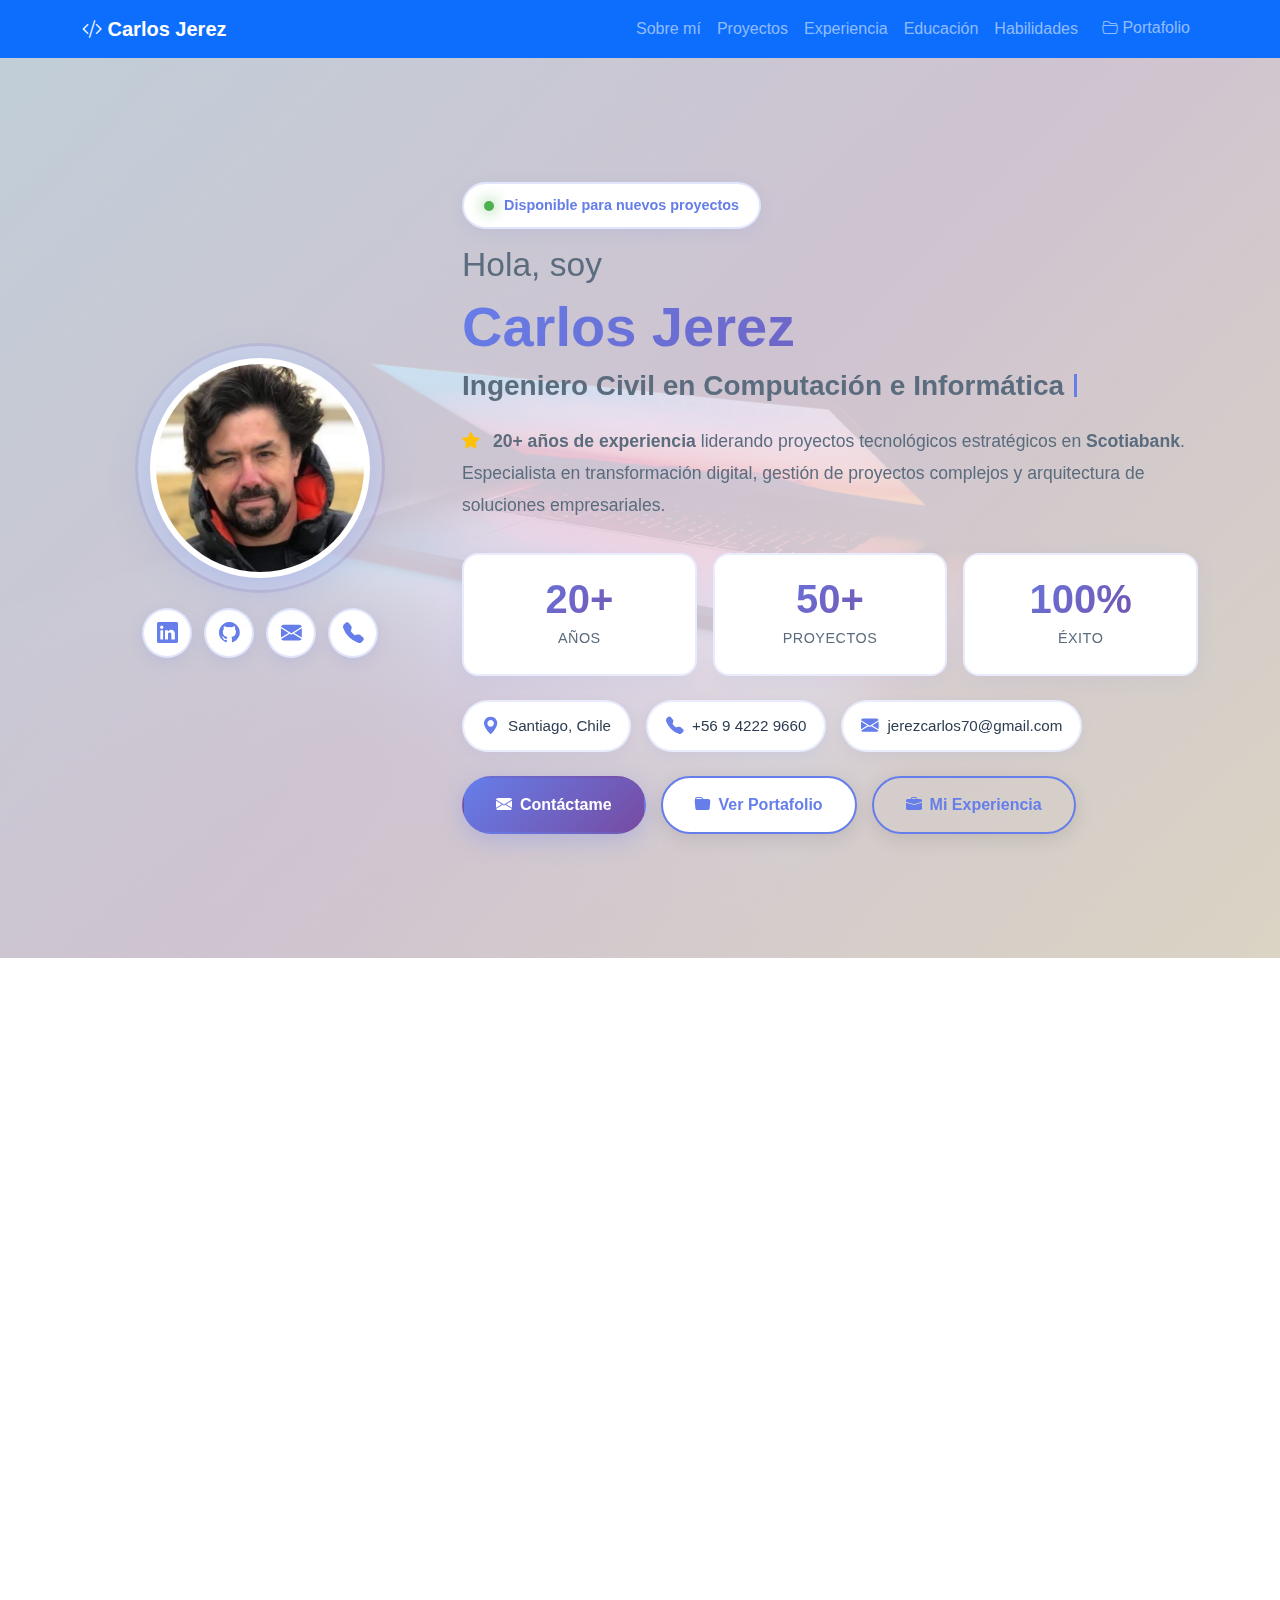
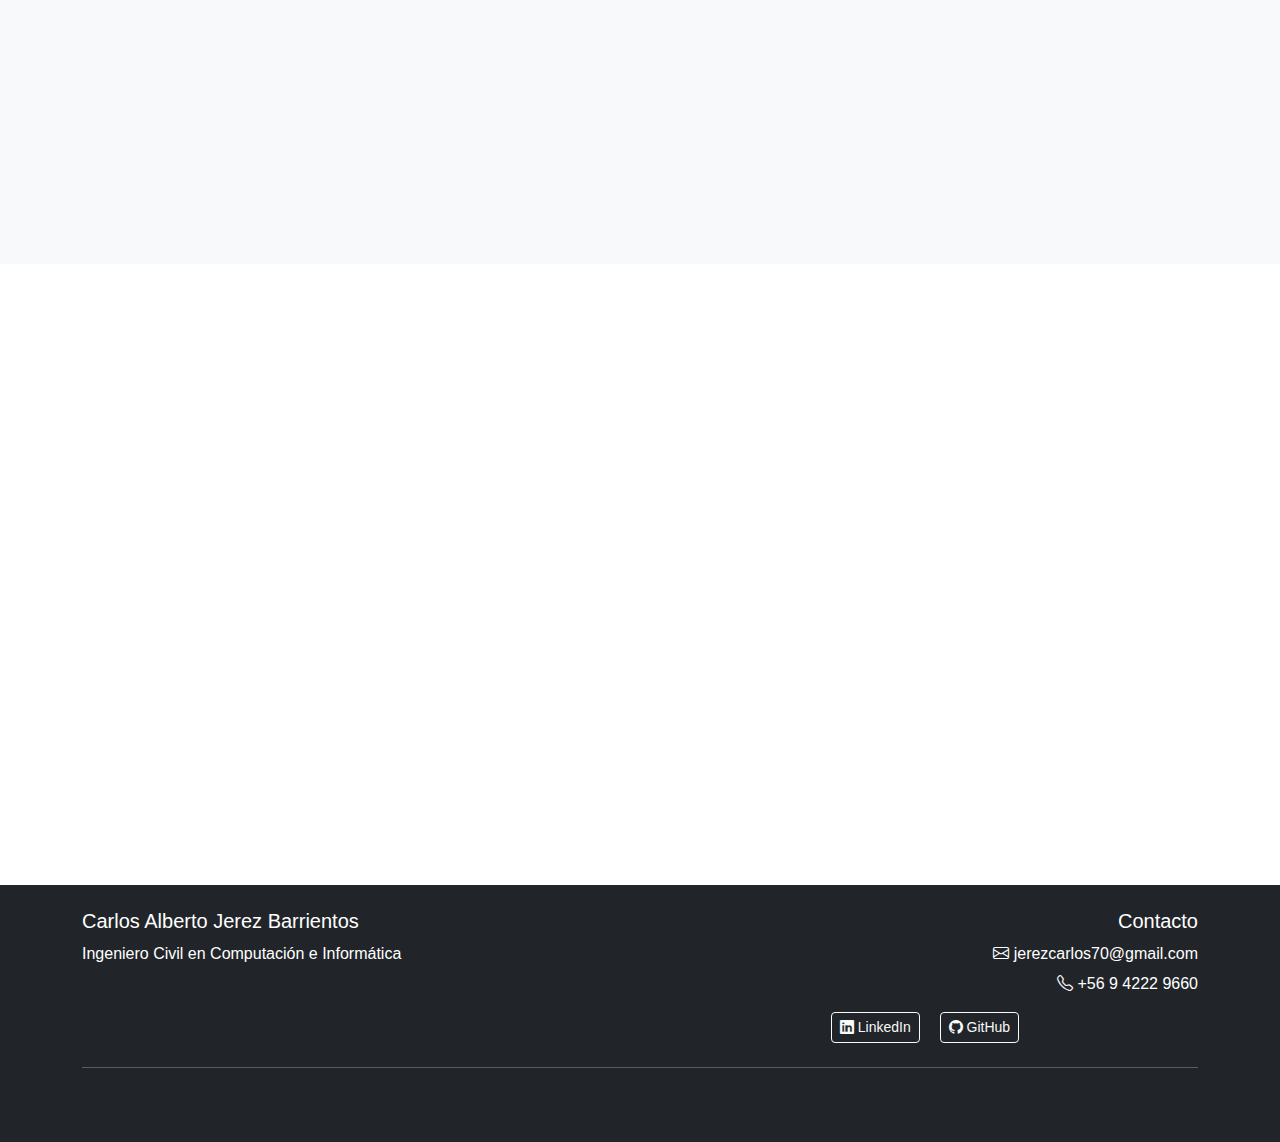
<file: index.html>
<!DOCTYPE html>
<html lang="es">
<head>
    <meta charset="UTF-8">
    <meta name="viewport" content="width=device-width, initial-scale=1.0">
    <meta name="description" content="Carlos Jerez - Ingeniero Civil en Computación con 20+ años de experiencia en proyectos TI y transformación digital en Scotiabank">
    <meta name="keywords" content="Carlos Jerez, Ingeniero en Computación, Gestión de Proyectos TI, Scotiabank, AS/400, Angular, Node.js">
    <meta name="author" content="Carlos Alberto Jerez Barrientos">
    <title>Carlos Jerez - CV Ingeniero en Computación | 20+ años de experiencia</title>

    <!-- Bootstrap 5 CSS -->
    <link href="https://cdn.jsdelivr.net/npm/bootstrap@5.3.2/dist/css/bootstrap.min.css" rel="stylesheet">

    <!-- Bootstrap Icons -->
    <link rel="stylesheet" href="https://cdn.jsdelivr.net/npm/bootstrap-icons@1.11.1/font/bootstrap-icons.css">

    <!-- AOS - Animate On Scroll -->
    <link href="https://unpkg.com/aos@2.3.1/dist/aos.css" rel="stylesheet">

    <!-- CSS Personalizado -->
    <link rel="stylesheet" href="./asset/css/styles.css">
</head>
<body>

    <!-- NAVBAR -->
    <nav class="navbar navbar-expand-lg navbar-dark bg-primary sticky-top">
        <div class="container">
            <a class="navbar-brand fw-bold" href="#inicio">
                <i class="bi bi-code-slash"></i> Carlos Jerez
            </a>
            <button class="navbar-toggler" type="button" data-bs-toggle="collapse" data-bs-target="#navbarNav" aria-controls="navbarNav" aria-expanded="false" aria-label="Toggle navigation">
                <span class="navbar-toggler-icon"></span>
            </button>
            <div class="collapse navbar-collapse" id="navbarNav">
                <ul class="navbar-nav ms-auto">
                    <li class="nav-item">
                        <a class="nav-link" href="#sobre-mi">Sobre mí</a>
                    </li>
                    <li class="nav-item">
                        <a class="nav-link" href="#proyectos">Proyectos</a>
                    </li>
                    <li class="nav-item">
                        <a class="nav-link" href="#experiencia">Experiencia</a>
                    </li>
                    <li class="nav-item">
                        <a class="nav-link" href="#educacion">Educación</a>
                    </li>
                    <li class="nav-item">
                        <a class="nav-link" href="#habilidades">Habilidades</a>
                    </li>
                    <li class="nav-item">
                        <a class="nav-link btn btn-outline-light ms-lg-2 mt-2 mt-lg-0" href="portafolio.html">
                            <i class="bi bi-folder2-open"></i> Portafolio
                        </a>
                    </li>
                </ul>
            </div>
        </div>
    </nav>

    <!-- HERO SECTION IMPRESIONANTE -->
    <section id="inicio" class="hero-modern">
        <!-- Animated Background -->
        <div class="hero-bg"></div>

        <div class="container hero-content">
            <div class="row align-items-center min-vh-100 py-5">
                <!-- Columna de Foto con Efecto 3D - MEJORADA -->
                <div class="col-lg-4 text-center mb-5 mb-lg-0" data-aos="fade-right">
                    <div class="photo-wrapper">
                        <img src="asset/img/perfil.PNG"
                             alt="Carlos Alberto Jerez Barrientos - Ingeniero Civil en Computación"
                             class="hero-photo"
                             loading="eager">
                    </div>

                    <!-- Social Icons Flotantes -->
                    <div class="social-links mt-4">
                        <a href="https://www.linkedin.com/in/carlos-jerez-a2987751/"
                           target="_blank"
                           rel="noopener noreferrer"
                           class="social-icon"
                           data-aos="zoom-in"
                           data-aos-delay="100"
                           title="LinkedIn de Carlos Jerez">
                            <i class="bi bi-linkedin"></i>
                        </a>
                        <a href="https://github.com/cjerez7025"
                           target="_blank"
                           rel="noopener noreferrer"
                           class="social-icon"
                           data-aos="zoom-in"
                           data-aos-delay="200"
                           title="GitHub de Carlos Jerez">
                            <i class="bi bi-github"></i>
                        </a>
                        <a href="mailto:jerezcarlos70@gmail.com" class="social-icon" data-aos="zoom-in" data-aos-delay="300" title="Enviar email">
                            <i class="bi bi-envelope-fill"></i>
                        </a>
                        <a href="tel:+56942229660"
                           class="social-icon"
                           data-aos="zoom-in"
                           data-aos-delay="400"
                           title="Llamar por teléfono">
                            <i class="bi bi-telephone-fill"></i>
                        </a>
                    </div>
                </div>

                <!-- Columna de Contenido - MEJORADA -->
                <div class="col-lg-8" data-aos="fade-left">
                    <div class="hero-text-content">
                        <!-- Badge animado -->
                        <div class="hero-badge mb-3" data-aos="fade-down">
                            <span class="badge-dot"></span>
                            Disponible para nuevos proyectos
                        </div>

                        <!-- Título con efecto -->
                        <h1 class="hero-title">
                            <span class="hero-greeting">Hola, soy</span>
                            <span class="hero-name">Carlos Jerez</span>
                            <span class="hero-role">
                                <span class="typing-text">Ingeniero Civil en Computación e Informática</span>
                                <span class="typing-cursor"></span>
                            </span>
                        </h1>

                        <!-- Descripción -->
                        <p class="hero-description" data-aos="fade-up" data-aos-delay="300">
                            <i class="bi bi-star-fill text-warning me-2"></i>
                            <strong>20+ años de experiencia</strong> liderando proyectos tecnológicos estratégicos
                            en <strong>Scotiabank</strong>. Especialista en transformación digital,
                            gestión de proyectos complejos y arquitectura de soluciones empresariales.
                        </p>

                        <!-- Stats Rápidos -->
                        <div class="hero-stats row g-3 mb-4" data-aos="fade-up" data-aos-delay="400">
                            <div class="col-4">
                                <div class="stat-card">
                                    <div class="stat-number">20+</div>
                                    <div class="stat-label">Años</div>
                                </div>
                            </div>
                            <div class="col-4">
                                <div class="stat-card">
                                    <div class="stat-number">50+</div>
                                    <div class="stat-label">Proyectos</div>
                                </div>
                            </div>
                            <div class="col-4">
                                <div class="stat-card">
                                    <div class="stat-number">100%</div>
                                    <div class="stat-label">Éxito</div>
                                </div>
                            </div>
                        </div>

                        <!-- Información de Contacto Compacta -->
                        <div class="hero-contact-info mb-4" data-aos="fade-up" data-aos-delay="500">
                            <span class="contact-item">
                                <i class="bi bi-geo-alt-fill"></i> Santiago, Chile
                            </span>
                            <span class="contact-item">
                                <i class="bi bi-telephone-fill"></i> +56 9 4222 9660
                            </span>
                            <span class="contact-item">
                                <i class="bi bi-envelope-fill"></i> <a href="mailto:jerezcarlos70@gmail.com" class="text-decoration-none">jerezcarlos70@gmail.com</a>
                            </span>
                        </div>

                        <!-- Botones de Acción - MEJORADOS -->
                        <div class="hero-cta" data-aos="fade-up" data-aos-delay="600">
                            <a href="mailto:jerezcarlos70@gmail.com" class="btn-impressive btn-primary-impressive">
                                <span class="btn-text">
                                    <i class="bi bi-envelope-fill me-2"></i>
                                    Contáctame
                                </span>
                                <span class="btn-shine"></span>
                            </a>
                            <a href="portafolio.html" class="btn-impressive btn-secondary-impressive">
                                <span class="btn-text">
                                    <i class="bi bi-folder-fill me-2"></i>
                                    Ver Portafolio
                                </span>
                            </a>
                            <a href="#experiencia" class="btn-impressive btn-outline-impressive">
                                <span class="btn-text">
                                    <i class="bi bi-briefcase-fill me-2"></i>
                                    Mi Experiencia
                                </span>
                            </a>
                        </div>
                    </div>
                </div>
            </div>
        </div>

        <!-- Scroll Indicator -->
        <div class="scroll-indicator" data-aos="fade-up" data-aos-delay="1000">
            <div class="mouse">
                <div class="wheel"></div>
            </div>
            <span>Scroll</span>
        </div>
    </section>

    <!-- RESUMEN PROFESIONAL -->
    <section id="sobre-mi" class="py-5">
        <div class="container">
            <h2 class="section-title text-center mb-5" data-aos="fade-up">
                <i class="bi bi-person-badge"></i> Resumen Profesional
            </h2>
            <div class="row justify-content-center">
                <div class="col-lg-10">
                    <div class="card shadow-sm" data-aos="fade-up" data-aos-delay="100">
                        <div class="card-body p-4">
                            <p class="lead text-muted mb-4">
                                Ingeniero Civil en Computación e Informática, Titulado en la Universidad del Desarrollo con <strong>más de 20 años de experiencia</strong> en Gestión de Proyectos TI y Transformación Digital.
                            </p>
                            <p>
                                Profesional especializado en <strong>tecnología financiera</strong> y <strong>modernización de sistemas legacy</strong>, con alta capacidad de liderazgo, visión estratégica, planificación de recursos y gestión de equipos multidisciplinarios en entornos críticos 24/7.
                            </p>
                            <p>
                                Combino profundo conocimiento técnico de sistemas <strong>AS/400, RPG/COBOL</strong> con dominio de tecnologías modernas como <strong>Angular, Node.js, Cloud e IA generativa</strong>.
                            </p>
                            <p class="mb-0">
                                Capacidad comprobada de liderar proyectos de alta complejidad, gestionar riesgos, controlar presupuestos y coordinar con múltiples áreas (Tecnología, Operaciones, Proveedores), manteniendo siempre enfoque en resultados y mejora continua.
                            </p>
                            <div class="alert alert-info mt-4 mb-0">
                                <i class="bi bi-translate"></i> <strong>Idiomas:</strong> Inglés nivel intermedio para lectura de documentación técnica y comunicación en proyectos internacionales.
                            </div>
                        </div>
                    </div>
                </div>
            </div>
        </div>
    </section>

    <!-- PROYECTOS DESTACADOS -->
    <section id="proyectos" class="py-5">
        <div class="container">
            <h2 class="section-title text-center mb-5" data-aos="fade-up">
                <i class="bi bi-rocket-takeoff-fill"></i> Proyectos Destacados
            </h2>

            <div class="row g-4">
                
                <!-- Proyecto 1: Migración Core Bancario México -->
                <div class="col-md-6" data-aos="fade-up" data-aos-delay="100">
                    <div class="card shadow-sm h-100 border-primary" style="border-width: 2px;">
                        <div class="card-body p-4">
                            <div class="d-flex align-items-center mb-3">
                                <i class="bi bi-bank2 text-primary fs-2 me-3"></i>
                                <div>
                                    <h4 class="mb-1">Migración Core Bancario - Scotiabank México</h4>
                                    <p class="text-muted mb-0"><small><strong>2022-2023</strong> | Proyecto Internacional</small></p>
                                </div>
                            </div>

                            <p class="text-muted mb-3">
                                Lideré el análisis, diseño y construcción de componentes críticos para la migración del core bancario AS/400 en Scotiabank México, un proyecto estratégico de alcance multinacional.
                            </p>

                            <h6 class="text-primary mt-3 mb-2">Componentes Desarrollados:</h6>
                            <ul class="mb-3">
                                <li><strong>Mensajería ISO para ATM:</strong> Sistema de comunicación con cajeros automáticos</li>
                                <li><strong>Procesos Batch:</strong> Producción masiva de tarjetas débito y crédito</li>
                                <li><strong>Cierre de GAPS:</strong> Módulos de Débito y Crédito con core IBS</li>
                                <li><strong>Integración Plataforma:</strong> Conexión con sistemas legacy</li>
                            </ul>

                            <h6 class="text-primary mb-2">Tecnologías Utilizadas:</h6>
                            <div class="d-flex flex-wrap gap-2 mb-3">
                                <span class="badge bg-primary">AS/400</span>
                                <span class="badge bg-primary">RPG ILE</span>
                                <span class="badge bg-primary">Core IBS</span>
                                <span class="badge bg-info">ISO 8583</span>
                                <span class="badge bg-success">DB2</span>
                                <span class="badge bg-warning text-dark">Aldon LMi</span>
                            </div>

                            <h6 class="text-success mb-2"><i class="bi bi-trophy-fill me-2"></i>Resultados:</h6>
                            <ul class="mb-3">
                                <li>Migración exitosa de <strong>+500,000 cuentas</strong></li>
                                <li>Implementación en <strong>tiempo récord</strong> sin interrupciones</li>
                                <li>Disponibilidad del <strong>99.9%</strong> post-migración</li>
                                <li>Coordinación con equipos en <strong>3 países</strong></li>
                            </ul>

                            <div class="d-flex gap-2">
                                <a class="btn btn-primary btn-sm" href="#experiencia">
                                    <i class="bi bi-briefcase-fill"></i> Ver en Experiencia
                                </a>
                            </div>
                        </div>
                        <div class="card-footer bg-primary bg-opacity-10 border-0">
                            <small class="text-primary">
                                <i class="bi bi-calendar-check me-2"></i><strong>Duración:</strong> 2 años | 
                                <i class="bi bi-people-fill ms-2 me-2"></i><strong>Equipo:</strong> 15+ personas
                            </small>
                        </div>
                    </div>
                </div>

                <!-- Proyecto 2: Nuevo Modelo Operacional de Tarjetas -->
                <div class="col-md-6" data-aos="fade-up" data-aos-delay="200">
                    <div class="card shadow-sm h-100 border-success" style="border-width: 2px;">
                        <div class="card-body p-4">
                            <div class="d-flex align-items-center mb-3">
                                <i class="bi bi-credit-card-2-front text-success fs-2 me-3"></i>
                                <div>
                                    <h4 class="mb-1">Nuevo Modelo Operacional de Tarjetas</h4>
                                    <p class="text-muted mb-0"><small><strong>2005-2014</strong> | Transformación Operacional</small></p>
                                </div>
                            </div>

                            <p class="text-muted mb-3">
                                Dirigí la transformación del modelo operacional de tarjetas de débito y crédito, implementando sistemas modernos que reemplazaron plataformas legacy y establecieron nuevos estándares operacionales.
                            </p>

                            <h6 class="text-success mt-3 mb-2">Alcance del Proyecto:</h6>
                            <ul class="mb-3">
                                <li><strong>Migración de Plataforma:</strong> Transición desde sistemas IBM 390 a AS/400</li>
                                <li><strong>Rediseño de Procesos:</strong> Optimización de flujos operacionales end-to-end</li>
                                <li><strong>Sistema de Fraudes:</strong> Implementación con Nexus para detección en tiempo real</li>
                                <li><strong>Integración Redbanc:</strong> Optimización de comunicación interbancaria</li>
                            </ul>

                            <h6 class="text-success mb-2">Áreas Impactadas:</h6>
                            <div class="d-flex flex-wrap gap-2 mb-3">
                                <span class="badge bg-success">Producción de Tarjetas</span>
                                <span class="badge bg-success">Autorización Transaccional</span>
                                <span class="badge bg-info">Detección de Fraudes</span>
                                <span class="badge bg-warning text-dark">Red ATM</span>
                                <span class="badge bg-danger">Operación 24/7</span>
                            </div>

                            <h6 class="text-success mb-2"><i class="bi bi-trophy-fill me-2"></i>Logros Principales:</h6>
                            <ul class="mb-3">
                                <li><strong>99.9% disponibilidad</strong> durante 10 años consecutivos</li>
                                <li>Reducción <strong>50% en tiempos de respuesta</strong> transaccional</li>
                                <li>Procesamiento de <strong>+2M transacciones/mes</strong></li>
                                <li>Reducción <strong>75% en fraudes</strong> con sistema Nexus</li>
                            </ul>

                            <div class="d-flex gap-2">
                                <a class="btn btn-success btn-sm" href="#experiencia">
                                    <i class="bi bi-briefcase-fill"></i> Ver en Experiencia
                                </a>
                            </div>
                        </div>
                        <div class="card-footer bg-success bg-opacity-10 border-0">
                            <small class="text-success">
                                <i class="bi bi-calendar-check me-2"></i><strong>Duración:</strong> 9 años | 
                                <i class="bi bi-people-fill ms-2 me-2"></i><strong>Responsabilidad:</strong> Jefe de Proyectos TI Tarjetas
                            </small>
                        </div>
                    </div>
                </div>

            </div>

            <!-- Tarjeta de Resumen de Impacto -->
            <div class="row mt-4">
                <div class="col-12" data-aos="fade-up" data-aos-delay="300">
                    <div class="card shadow-sm bg-light">
                        <div class="card-body p-4">
                            <h5 class="text-center mb-4">
                                <i class="bi bi-graph-up-arrow text-primary me-2"></i>
                                Impacto Acumulado de Proyectos Estratégicos
                            </h5>
                            <div class="row text-center">
                                <div class="col-md-3 col-6 mb-3 mb-md-0">
                                    <div class="display-6 fw-bold text-primary">+500K</div>
                                    <small class="text-muted">Cuentas Migradas</small>
                                </div>
                                <div class="col-md-3 col-6 mb-3 mb-md-0">
                                    <div class="display-6 fw-bold text-success">99.9%</div>
                                    <small class="text-muted">Disponibilidad</small>
                                </div>
                                <div class="col-md-3 col-6">
                                    <div class="display-6 fw-bold text-info">+2M</div>
                                    <small class="text-muted">Transacciones/mes</small>
                                </div>
                                <div class="col-md-3 col-6">
                                    <div class="display-6 fw-bold text-warning">10</div>
                                    <small class="text-muted">Años de Operación</small>
                                </div>
                            </div>
                        </div>
                    </div>
                </div>
            </div>

        </div>
    </section>

    <!-- EXPERIENCIA PROFESIONAL -->
    <section id="experiencia" class="py-5 bg-light">
        <div class="container">
            <h2 class="section-title text-center mb-5" data-aos="fade-up">
                <i class="bi bi-briefcase-fill"></i> Experiencia Profesional
            </h2>

            <!-- Experiencia 1 -->
            <div class="timeline-item mb-5" data-aos="fade-up" data-aos-delay="100">
                <div class="card shadow-sm">
                    <div class="card-header bg-primary text-white">
                        <h4 class="mb-1">Jefe de Proyectos TI Senior</h4>
                        <p class="mb-0">
                            <strong>Scotiabank</strong> | Mayo 2014 – Octubre 2023 (9 años)
                        </p>
                    </div>
                    <div class="card-body">
                        <p class="text-muted mb-3">
                            <em>Scotiabank es una institución financiera multinacional canadiense con presencia en más de 50 países, opera en Chile con más de 3.000 empleados y 200 sucursales.</em>
                        </p>

                        <h5 class="mt-4">Principales Funciones:</h5>
                        <ul class="list-unstyled">
                            <li><i class="bi bi-check-circle-fill text-success me-2"></i> Liderar, planificar, coordinar y ejecutar proyectos tecnológicos</li>
                            <li><i class="bi bi-check-circle-fill text-success me-2"></i> Definir cronogramas, presupuestos y asignación de recursos</li>
                            <li><i class="bi bi-check-circle-fill text-success me-2"></i> Coordinar, dirigir y liderar equipos técnicos multidisciplinarios</li>
                            <li><i class="bi bi-check-circle-fill text-success me-2"></i> Gestionar, identificar y analizar riesgos técnicos</li>
                            <li><i class="bi bi-check-circle-fill text-success me-2"></i> Desarrollar estrategias de mitigación y planes de contingencia</li>
                            <li><i class="bi bi-check-circle-fill text-success me-2"></i> Supervisar desarrollo y avance del proyecto</li>
                            <li><i class="bi bi-check-circle-fill text-success me-2"></i> Asegurar cumplimiento de plazos y objetivos</li>
                            <li><i class="bi bi-check-circle-fill text-success me-2"></i> Gestionar, negociar y relacionarse con proveedores</li>
                            <li><i class="bi bi-check-circle-fill text-success me-2"></i> Gestionar control de versiones y despliegues con Aldon LMi en entornos AS/400</li>
                        </ul>

                        <h5 class="mt-4 text-primary">Logros Destacados:</h5>
                        <div class="row">
                            <div class="col-md-6 mb-3">
                                <div class="achievement-card p-3 h-100">
                                    <i class="bi bi-trophy-fill text-warning fs-3"></i>
                                    <p class="mt-2 mb-0">Colaboré en migración del <strong>core bancario AS/400 en Scotiabank México</strong>, desarrollando componentes críticos: mensajería ISO para ATM, procesos batch de tarjetas y cierre de GAPS funcionales.</p>
                                </div>
                            </div>
                            <div class="col-md-6 mb-3">
                                <div class="achievement-card p-3 h-100">
                                    <i class="bi bi-cloud-upload-fill text-info fs-3"></i>
                                    <p class="mt-2 mb-0">Dirigí modernización del <strong>módulo contable hacia cloud</strong> con arquitectura de microservicios, optimizando procesos y reduciendo costos.</p>
                                </div>
                            </div>
                        </div>
                    </div>
                </div>
            </div>

            <!-- Experiencia 2 -->
            <div class="timeline-item mb-5" data-aos="fade-up" data-aos-delay="200">
                <div class="card shadow-sm">
                    <div class="card-header bg-primary text-white">
                        <h4 class="mb-1">Jefe de Proyectos TI Tarjetas</h4>
                        <p class="mb-0">
                            <strong>Scotiabank</strong> | Junio 2005 – Abril 2014 (10 años)
                        </p>
                    </div>
                    <div class="card-body">
                        <h5>Principales Funciones:</h5>
                        <ul class="list-unstyled">
                            <li><i class="bi bi-check-circle-fill text-success me-2"></i> Liderar proyectos de implementación y migración de sistemas de tarjetas</li>
                            <li><i class="bi bi-check-circle-fill text-success me-2"></i> Planificar y gestionar recursos, presupuestos y cronogramas</li>
                            <li><i class="bi bi-check-circle-fill text-success me-2"></i> Coordinar equipos técnicos y funcionales para desarrollo e implementación</li>
                            <li><i class="bi bi-check-circle-fill text-success me-2"></i> Gestionar relación con proveedores (Nexus, Visa, Mastercard)</li>
                            <li><i class="bi bi-check-circle-fill text-success me-2"></i> Asegurar continuidad operacional 24/7 de sistemas críticos</li>
                        </ul>

                        <h5 class="mt-4 text-primary">Logros Destacados:</h5>
                        <div class="row">
                            <div class="col-md-6 mb-3">
                                <div class="achievement-card p-3 h-100">
                                    <i class="bi bi-shield-check text-success fs-3"></i>
                                    <p class="mt-2 mb-0">Logré <strong>disponibilidad del 99.9%</strong> en sistemas críticos de tarjetas durante 10 años consecutivos.</p>
                                </div>
                            </div>
                            <div class="col-md-6 mb-3">
                                <div class="achievement-card p-3 h-100">
                                    <i class="bi bi-shield-lock-fill text-danger fs-3"></i>
                                    <p class="mt-2 mb-0">Implementé <strong>sistema de detección de fraudes</strong> con Nexus, reduciendo significativamente riesgos operacionales.</p>
                                </div>
                            </div>
                        </div>
                    </div>
                </div>
            </div>

            <!-- Experiencia 3 -->
            <div class="timeline-item" data-aos="fade-up" data-aos-delay="300">
                <div class="card shadow-sm">
                    <div class="card-header bg-primary text-white">
                        <h4 class="mb-1">Analista TI</h4>
                        <p class="mb-0">
                            <strong>Scotiabank</strong> | Junio 2001 – Mayo 2005 (4 años)
                        </p>
                    </div>
                    <div class="card-body">
                        <div class="row">
                            <div class="col-md-6 mb-3">
                                <h5 id="exp-ventas-seguros">Período 2001-2003: Sistema Corredora de Seguros (Fidens) – Enfoque Comercial/Ventas</h5>
                                <ul>
                                    <li>Levantamiento de requerimientos con equipos comerciales/ventas y áreas administrativas de la corredora.</li>
                                    <li>Modelamiento del flujo comercial (cotización → emisión → cobranza → postventa) y coordinación con usuarios clave.</li>
                                    <li>Desarrollo del sistema Fidens e integración con plataforma bancaria.</li>
                                    <li>Soporte funcional y mantención correctiva/evolutiva, incorporando mejoras basadas en feedback de usuarios de negocio.</li>
                                    <li>Participación en pruebas UAT con usuarios del negocio y ajustes por observaciones operacionales/comerciales.</li>
                                </ul>

                                <a href="#proyectos" class="small text-decoration-none">
                                    <i class="bi bi-arrow-up"></i> Volver a Proyectos
                                </a>
                            </div>
                            <div class="col-md-6 mb-3">
                                <h5>Período 2003-2005: Migración Core Bancario</h5>
                                <ul>
                                    <li>Participar en migración IBM 390 → AS/400 IBS</li>
                                    <li>Desarrollar nuevo sistema de tarjetas</li>
                                    <li>Programar en RPG/COBOL para AS/400</li>
                                    <li>Gestionar versionamiento de código con Aldon LMi</li>
                                </ul>
                            </div>
                        </div>

                        <h5 class="mt-4 text-primary">Logros Destacados:</h5>
                        <div class="achievement-card p-3">
                            <i class="bi bi-rocket-takeoff-fill text-primary fs-3"></i>
                            <p class="mt-2 mb-0">Participé activamente en la <strong>migración crítica del core bancario IBM 390 → AS/400</strong>, contribuyendo al desarrollo completo del nuevo sistema de tarjetas y logrando su estabilización en tiempo récord.</p>
                        </div>
                    </div>
                </div>
            </div>
        </div>
    </section>

    <!-- EDUCACIÓN -->
    <section id="educacion" class="py-5">
        <div class="container">
            <h2 class="section-title text-center mb-5" data-aos="fade-up">
                <i class="bi bi-mortarboard-fill"></i> Formación Académica
            </h2>
            <div class="row justify-content-center">
                <div class="col-lg-11">
                    <div class="row">
                        
                        <!-- Educación 1 - Ingeniería -->
                        <div class="col-md-3 col-sm-6 mb-4" data-aos="flip-left" data-aos-delay="100">
                            <div class="card h-100 shadow-sm education-card">
                                <div class="card-body text-center">
                                    <i class="bi bi-mortarboard text-primary" style="font-size: 3rem;"></i>
                                    <h5 class="mt-3">Ingeniería Civil en Computación e Informática</h5>
                                    <p class="text-muted">Universidad del Desarrollo</p>
                                    <p class="badge bg-primary mb-0">1995</p>
                                </div>
                            </div>
                        </div>

                        <!-- Educación 2 - Diplomado -->
                        <div class="col-md-3 col-sm-6 mb-4" data-aos="flip-left" data-aos-delay="200">
                            <div class="card h-100 shadow-sm education-card">
                                <div class="card-body text-center">
                                    <i class="bi bi-award text-success" style="font-size: 3rem;"></i>
                                    <h5 class="mt-3">Diplomado en Liderazgo</h5>
                                    <p class="text-muted">Universidad de Chile, Facultad de Economía</p>
                                    <p class="badge bg-success mb-0">2012</p>
                                </div>
                            </div>
                        </div>

                        <!-- Educación 3 - ITIL -->
                        <div class="col-md-3 col-sm-6 mb-4" data-aos="flip-left" data-aos-delay="300">
                            <div class="card h-100 shadow-sm education-card">
                                <div class="card-body text-center">
                                    <i class="bi bi-patch-check text-info" style="font-size: 3rem;"></i>
                                    <h5 class="mt-3">Certificación ITIL</h5>
                                    <p class="text-muted">Gestión de Servicios TI</p>
                                    <p class="badge bg-info mb-0">2013</p>
                                </div>
                            </div>
                        </div>

                        <!-- Educación 4 - BOOTCAMP FULL STACK -->
                        <div class="col-md-3 col-sm-6 mb-4" data-aos="flip-left" data-aos-delay="400">
                            <div class="card h-100 shadow-sm education-card">
                                <div class="card-body text-center">
                                    <i class="bi bi-code-slash text-danger" style="font-size: 3rem;"></i>
                                    <h5 class="mt-3">Bootcamp Full Stack JavaScript</h5>
                                    <p class="text-muted">Desafío Latam</p>
                                    <p class="mb-2"><small><strong>Stack:</strong> React, Node.js, Express, MongoDB</small></p>
                                    <p class="badge bg-danger mb-0">2024-2025</p>
                                </div>
                            </div>
                        </div>

                    </div>
                </div>
            </div>
        </div>
    </section>

    <!-- HABILIDADES TÉCNICAS -->
    <section id="habilidades" class="py-5 bg-light">
        <div class="container">
            <h2 class="section-title text-center mb-5" data-aos="fade-up">
                <i class="bi bi-tools"></i> Habilidades Técnicas
            </h2>

            <!-- Lenguajes de Programación -->
            <div class="mb-5">
                <h4 class="mb-4 text-primary" data-aos="fade-right">
                    <i class="bi bi-code-square"></i> Lenguajes de Programación
                </h4>
                <div class="row g-3">
                    <div class="col-md-3 col-sm-6" data-aos="zoom-in" data-aos-delay="100">
                        <div class="skill-badge">RPG (ILE, Free)</div>
                    </div>
                    <div class="col-md-3 col-sm-6" data-aos="zoom-in" data-aos-delay="150">
                        <div class="skill-badge">COBOL</div>
                    </div>
                    <div class="col-md-3 col-sm-6" data-aos="zoom-in" data-aos-delay="200">
                        <div class="skill-badge">Angular 18 + TypeScript</div>
                    </div>
                    <div class="col-md-3 col-sm-6" data-aos="zoom-in" data-aos-delay="250">
                        <div class="skill-badge">Node.js + Express</div>
                    </div>
                    <div class="col-md-3 col-sm-6" data-aos="zoom-in" data-aos-delay="300">
                        <div class="skill-badge">React</div>
                    </div>
                    <div class="col-md-3 col-sm-6" data-aos="zoom-in" data-aos-delay="350">
                        <div class="skill-badge">JavaScript</div>
                    </div>
                    <div class="col-md-3 col-sm-6" data-aos="zoom-in" data-aos-delay="400">
                        <div class="skill-badge">HTML5 / CSS3</div>
                    </div>
                    <div class="col-md-3 col-sm-6" data-aos="zoom-in" data-aos-delay="450">
                        <div class="skill-badge">Java</div>
                    </div>
                </div>
            </div>

            <!-- Bases de Datos -->
            <div class="mb-5">
                <h4 class="mb-4 text-primary" data-aos="fade-right">
                    <i class="bi bi-database-fill"></i> Bases de Datos
                </h4>
                <div class="row g-3">
                    <div class="col-md-3 col-sm-6" data-aos="zoom-in" data-aos-delay="100">
                        <div class="skill-badge">DB2</div>
                    </div>
                    <div class="col-md-3 col-sm-6" data-aos="zoom-in" data-aos-delay="150">
                        <div class="skill-badge">SQL Server Azure</div>
                    </div>
                    <div class="col-md-3 col-sm-6" data-aos="zoom-in" data-aos-delay="200">
                        <div class="skill-badge">Sybase</div>
                    </div>
                    <div class="col-md-3 col-sm-6" data-aos="zoom-in" data-aos-delay="250">
                        <div class="skill-badge">Firebase</div>
                    </div>
                </div>
            </div>

            <!-- Cloud y DevOps -->
            <div class="mb-5">
                <h4 class="mb-4 text-primary" data-aos="fade-right">
                    <i class="bi bi-cloud-fill"></i> Cloud & DevOps
                </h4>
                <div class="row g-3">
                    <div class="col-md-3 col-sm-6" data-aos="zoom-in" data-aos-delay="100">
                        <div class="skill-badge">Azure</div>
                    </div>
                    <div class="col-md-3 col-sm-6" data-aos="zoom-in" data-aos-delay="150">
                        <div class="skill-badge">Google Cloud Platform</div>
                    </div>
                    <div class="col-md-3 col-sm-6" data-aos="zoom-in" data-aos-delay="200">
                        <div class="skill-badge">Microservicios</div>
                    </div>
                    <div class="col-md-3 col-sm-6" data-aos="zoom-in" data-aos-delay="250">
                        <div class="skill-badge">Git / GitHub</div>
                    </div>
                </div>
            </div>

            <!-- Frameworks -->
            <div class="mb-5">
                <h4 class="mb-4 text-primary" data-aos="fade-right">
                    <i class="bi bi-layers-fill"></i> Frameworks & Tools
                </h4>
                <div class="row g-3">
                    <div class="col-md-3 col-sm-6" data-aos="zoom-in" data-aos-delay="100">
                        <div class="skill-badge">Bootstrap</div>
                    </div>
                    <div class="col-md-3 col-sm-6" data-aos="zoom-in" data-aos-delay="150">
                        <div class="skill-badge">Tailwind CSS</div>
                    </div>
                    <div class="col-md-3 col-sm-6" data-aos="zoom-in" data-aos-delay="200">
                        <div class="skill-badge">APIs REST/SOAP</div>
                    </div>
                    <div class="col-md-3 col-sm-6" data-aos="zoom-in" data-aos-delay="250">
                        <div class="skill-badge">RxJS</div>
                    </div>
                </div>
            </div>

            <!-- Gestión de Proyectos -->
            <div class="mb-5">
                <h4 class="mb-4 text-primary" data-aos="fade-right">
                    <i class="bi bi-kanban-fill"></i> Gestión de Proyectos
                </h4>
                <div class="row g-3">
                    <div class="col-md-3 col-sm-6" data-aos="zoom-in" data-aos-delay="100">
                        <div class="skill-badge">MS Project</div>
                    </div>
                    <div class="col-md-3 col-sm-6" data-aos="zoom-in" data-aos-delay="150">
                        <div class="skill-badge">JIRA</div>
                    </div>
                    <div class="col-md-3 col-sm-6" data-aos="zoom-in" data-aos-delay="200">
                        <div class="skill-badge">Scrum</div>
                    </div>
                    <div class="col-md-3 col-sm-6" data-aos="zoom-in" data-aos-delay="250">
                        <div class="skill-badge">ITIL</div>
                    </div>
                </div>
            </div>

            <!-- Sistemas Especializados -->
            <div>
                <h4 class="mb-4 text-primary" data-aos="fade-right">
                    <i class="bi bi-gear-fill"></i> Sistemas Especializados
                </h4>
                <div class="row g-3">
                    <div class="col-md-3 col-sm-6" data-aos="zoom-in" data-aos-delay="100">
                        <div class="skill-badge">AS/400 (IBM i)</div>
                    </div>
                    <div class="col-md-3 col-sm-6" data-aos="zoom-in" data-aos-delay="150">
                        <div class="skill-badge">Core IBS</div>
                    </div>
                    <div class="col-md-3 col-sm-6" data-aos="zoom-in" data-aos-delay="200">
                        <div class="skill-badge">Switch Transaccional</div>
                    </div>
                    <div class="col-md-3 col-sm-6" data-aos="zoom-in" data-aos-delay="250">
                        <div class="skill-badge">Mensajería ISO</div>
                    </div>
                    <div class="col-md-3 col-sm-6" data-aos="zoom-in" data-aos-delay="300">
                        <div class="skill-badge">Aldon LMi</div>
                    </div>
                    <div class="col-md-3 col-sm-6" data-aos="zoom-in" data-aos-delay="350">
                        <div class="skill-badge">Control Versiones AS/400</div>
                    </div>
                </div>
            </div>
        </div>
    </section>

    <!-- HABILIDADES BLANDAS -->
    <section class="py-5">
        <div class="container">
            <h2 class="section-title text-center mb-5" data-aos="fade-up">
                <i class="bi bi-people-fill"></i> Habilidades Profesionales
            </h2>
            <div class="row">
                <div class="col-md-3 col-sm-6 mb-4" data-aos="fade-up" data-aos-delay="100">
                    <div class="soft-skill-card text-center p-4">
                        <i class="bi bi-diagram-3-fill text-primary" style="font-size: 3rem;"></i>
                        <h5 class="mt-3 mb-0">Liderazgo de Equipos</h5>
                    </div>
                </div>
                <div class="col-md-3 col-sm-6 mb-4" data-aos="fade-up" data-aos-delay="200">
                    <div class="soft-skill-card text-center p-4">
                        <i class="bi bi-graph-up-arrow text-success" style="font-size: 3rem;"></i>
                        <h5 class="mt-3 mb-0">Gestión de Proyectos</h5>
                    </div>
                </div>
                <div class="col-md-3 col-sm-6 mb-4" data-aos="fade-up" data-aos-delay="300">
                    <div class="soft-skill-card text-center p-4">
                        <i class="bi bi-exclamation-triangle-fill text-warning" style="font-size: 3rem;"></i>
                        <h5 class="mt-3 mb-0">Gestión de Riesgos</h5>
                    </div>
                </div>
                <div class="col-md-3 col-sm-6 mb-4" data-aos="fade-up" data-aos-delay="400">
                    <div class="soft-skill-card text-center p-4">
                        <i class="bi bi-chat-dots-fill text-info" style="font-size: 3rem;"></i>
                        <h5 class="mt-3 mb-0">Comunicación Efectiva</h5>
                    </div>
                </div>
                <div class="col-md-3 col-sm-6 mb-4" data-aos="fade-up" data-aos-delay="500">
                    <div class="soft-skill-card text-center p-4">
                        <i class="bi bi-cash-coin text-success" style="font-size: 3rem;"></i>
                        <h5 class="mt-3 mb-0">Control de Presupuestos</h5>
                    </div>
                </div>
                <div class="col-md-3 col-sm-6 mb-4" data-aos="fade-up" data-aos-delay="600">
                    <div class="soft-skill-card text-center p-4">
                        <i class="bi bi-award-fill text-info" style="font-size: 3rem;"></i>
                        <h5 class="mt-3 mb-0">Negociación</h5>
                    </div>
                </div>
                <div class="col-md-3 col-sm-6 mb-4" data-aos="fade-up" data-aos-delay="700">
                    <div class="soft-skill-card text-center p-4">
                        <i class="bi bi-lightbulb-fill text-warning" style="font-size: 3rem;"></i>
                        <h5 class="mt-3 mb-0">Resolución de Problemas</h5>
                    </div>
                </div>
                <div class="col-md-3 col-sm-6 mb-4" data-aos="fade-up" data-aos-delay="800">
                    <div class="soft-skill-card text-center p-4">
                        <i class="bi bi-bullseye text-danger" style="font-size: 3rem;"></i>
                        <h5 class="mt-3 mb-0">Orientación a Resultados</h5>
                    </div>
                </div>
            </div>
        </div>
    </section>

    <!-- FOOTER -->
    <footer class="bg-dark text-white py-4">
        <div class="container">
            <div class="row">
                <div class="col-md-6 text-center text-md-start mb-3 mb-md-0">
                    <h5>Carlos Alberto Jerez Barrientos</h5>
                    <p class="mb-0">Ingeniero Civil en Computación e Informática</p>
                    <p class="text-muted mb-0"><small>Santiago, Chile</small></p>
                </div>
                <div class="col-md-6 text-center text-md-end">
                    <h5>Contacto</h5>
                    <p class="mb-1">
                        <i class="bi bi-envelope"></i>
                        <a href="mailto:jerezcarlos70@gmail.com" class="text-white text-decoration-none">jerezcarlos70@gmail.com</a>
                    </p>
                    <p class="mb-3">
                        <i class="bi bi-telephone"></i>
                        <a href="tel:+56942229660" class="text-white text-decoration-none">+56 9 4222 9660</a>
                    </p>
                    <div class="social-links">
                        <a href="https://www.linkedin.com/in/carlos-jerez-a2987751/"
                           target="_blank"
                           rel="noopener noreferrer"
                           class="btn btn-outline-light btn-sm me-2"
                           title="LinkedIn de Carlos Jerez">
                            <i class="bi bi-linkedin"></i> LinkedIn
                        </a>
                        <a href="https://github.com/cjerez7025"
                           target="_blank"
                           rel="noopener noreferrer"
                           class="btn btn-outline-light btn-sm"
                           title="GitHub de Carlos Jerez">
                            <i class="bi bi-github"></i> GitHub
                        </a>
                    </div>
                </div>
            </div>
            <hr class="bg-light my-4">
            <div class="text-center">
                <p class="mb-0 text-muted">
                    <small>&copy; 2024-2025 Carlos Alberto Jerez Barrientos. Todos los derechos reservados.</small>
                </p>
            </div>
        </div>
    </footer>

    <!-- Bootstrap 5 JS Bundle -->
    <script src="https://cdn.jsdelivr.net/npm/bootstrap@5.3.2/dist/js/bootstrap.bundle.min.js"></script>

    <!-- AOS Animation JS -->
    <script src="https://unpkg.com/aos@2.3.1/dist/aos.js"></script>

    <!-- Initialize AOS -->
    <script>
        AOS.init({
            duration: 1000,
            once: true,
            offset: 100,
            easing: 'ease-in-out'
        });

        // Smooth scroll for anchor links
        document.querySelectorAll('a[href^="#"]').forEach(anchor => {
            anchor.addEventListener('click', function (e) {
                e.preventDefault();
                const target = document.querySelector(this.getAttribute('href'));
                if (target) {
                    target.scrollIntoView({ behavior: 'smooth', block: 'start' });
                }
            });
        });
    </script>
</body>
</html>
</file>
<file: asset/css/styles.css>
/* ==========================================
   CV CARLOS JEREZ - ESTILOS MODERNOS MEJORADOS
   ========================================== */

/* Reset y Variables */
:root {
    --primary: #667eea;
    --primary-dark: #5568d3;
    --secondary: #764ba2;
    --pastel-blue: #E3F2FD;
    --pastel-pink: #F8E6F5;
    --pastel-yellow: #FFF9E6;
    --dark: #2c3e50;
    --light: #f8f9fa;
    --white: #ffffff;
    --text-muted: #5a6c7d;
    --success: #4CAF50;
    --warning: #FFC107;
    --info: #17a2b8;
}

* {
    margin: 0;
    padding: 0;
    box-sizing: border-box;
}

body {
    font-family: 'Segoe UI', Tahoma, Geneva, Verdana, sans-serif;
    line-height: 1.6;
    color: #333;
}

html {
    scroll-behavior: smooth;
}

/* ==========================================
   HERO SECTION MODERNA CON IMAGEN DE FONDO
   ========================================== */

.hero-modern {
    position: relative;
    min-height: 100vh;
    overflow: hidden;
    display: flex;
    align-items: center;
}

/* Fondo con Imagen + Gradiente Overlay */
.hero-bg {
    position: absolute;
    top: 0;
    left: 0;
    width: 100%;
    height: 100%;
    z-index: 0;
    
    /* OPCIÓN 1: Gradiente Pastel Animado (actual) */
    background: linear-gradient(135deg, 
        #E3F2FD 0%,
        #F3E5F5 35%,
        #FFF9E6 70%,
        #E8F5E9 100%);
    
    /* OPCIÓN 2: Imagen de fondo (descomentar para usar)*/
    background-image: url('../img/hero-background.jpg');
    background-size: cover;
    background-position: center;
    background-repeat: no-repeat;
    
}

/* Overlay para mejorar legibilidad del texto */
.hero-bg::before {
    content: '';
    position: absolute;
    top: 0;
    left: 0;
    width: 100%;
    height: 100%;
    background: linear-gradient(135deg, 
        rgba(227, 242, 253, 0.85) 0%, 
        rgba(243, 229, 245, 0.85) 50%,
        rgba(255, 249, 230, 0.85) 100%);
    animation: bgShift 8s ease-in-out infinite alternate;
    z-index: 1;
}

/* Si usas imagen, agrega este overlay oscuro para mejor contraste */
.hero-bg::after {
    content: '';
    position: absolute;
    top: 0;
    left: 0;
    width: 100%;
    height: 100%;
    /* Descomenta si usas imagen de fondo
    background: rgba(255, 255, 255, 0.75);
    backdrop-filter: blur(2px);
    */
    z-index: 2;
}

@keyframes bgShift {
    0% { opacity: 0.8; }
    50% { opacity: 1; }
    100% { opacity: 0.9; }
}

/* Contenedor Principal */
.hero-content {
    position: relative;
    z-index: 10;
}

/* ==========================================
   FOTO DE PERFIL - PROFESIONAL Y ELEGANTE
   ========================================== */

.photo-wrapper {
    position: relative;
    width: 220px;
    height: 220px;
    margin: 0 auto 30px;
}

/* Círculo decorativo animado detrás de la foto */
.photo-wrapper::before {
    content: '';
    position: absolute;
    top: -15px;
    left: -15px;
    right: -15px;
    bottom: -15px;
    border-radius: 50%;
    background: linear-gradient(135deg, var(--primary) 0%, var(--secondary) 100%);
    opacity: 0.15;
    animation: pulse-ring 3s ease-in-out infinite;
    z-index: -1;
}

@keyframes pulse-ring {
    0%, 100% {
        transform: scale(1);
        opacity: 0.15;
    }
    50% {
        transform: scale(1.08);
        opacity: 0.25;
    }
}

.hero-photo {
    width: 100%;
    height: 100%;
    border-radius: 50%;
    object-fit: cover;
    border: 6px solid var(--white);
    box-shadow: 
        0 10px 40px rgba(102, 126, 234, 0.25),
        0 0 0 12px rgba(227, 242, 253, 0.4),
        inset 0 0 20px rgba(0, 0, 0, 0.05);
    transition: all 0.5s cubic-bezier(0.68, -0.55, 0.265, 1.55);
    background: var(--white);
    position: relative;
    z-index: 2;
}

.hero-photo:hover {
    transform: scale(1.05) rotate(3deg);
    box-shadow: 
        0 20px 60px rgba(102, 126, 234, 0.35),
        0 0 0 16px rgba(227, 242, 253, 0.6),
        inset 0 0 30px rgba(0, 0, 0, 0.08);
    border-color: rgba(102, 126, 234, 0.3);
}

/* ==========================================
   REDES SOCIALES - MEJORADAS
   ========================================== */

.social-links {
    display: flex;
    justify-content: center;
    gap: 12px;
    flex-wrap: wrap;
}

.social-icon {
    display: inline-flex;
    align-items: center;
    justify-content: center;
    width: 50px;
    height: 50px;
    border-radius: 50%;
    background: var(--white);
    backdrop-filter: blur(10px);
    border: 2px solid rgba(102, 126, 234, 0.2);
    color: var(--primary);
    font-size: 1.3rem;
    text-decoration: none;
    transition: all 0.4s cubic-bezier(0.68, -0.55, 0.265, 1.55);
    box-shadow: 0 4px 15px rgba(102, 126, 234, 0.15);
    position: relative;
    overflow: hidden;
}

.social-icon::before {
    content: '';
    position: absolute;
    top: 50%;
    left: 50%;
    width: 0;
    height: 0;
    border-radius: 50%;
    background: linear-gradient(135deg, var(--primary) 0%, var(--secondary) 100%);
    transform: translate(-50%, -50%);
    transition: all 0.5s ease;
    z-index: -1;
}

.social-icon:hover::before {
    width: 100%;
    height: 100%;
}

.social-icon:hover {
    transform: translateY(-5px) scale(1.1);
    box-shadow: 0 10px 30px rgba(102, 126, 234, 0.35);
    color: var(--white);
    border-color: var(--primary);
}

/* Colores específicos por red social */
.social-icon[title*="LinkedIn"]:hover {
    border-color: #0077b5;
}

.social-icon[title*="LinkedIn"]:hover::before {
    background: #0077b5;
}

.social-icon[title*="GitHub"]:hover {
    border-color: #333;
}

.social-icon[title*="GitHub"]:hover::before {
    background: #333;
}

.social-icon[title*="email" i]:hover {
    border-color: #EA4335;
}

.social-icon[title*="email" i]:hover::before {
    background: #EA4335;
}

.social-icon[title*="teléfono" i]:hover,
.social-icon[title*="Llamar" i]:hover {
    border-color: var(--success);
}

.social-icon[title*="teléfono" i]:hover::before,
.social-icon[title*="Llamar" i]:hover::before {
    background: var(--success);
}

/* ==========================================
   CONTENIDO DEL HERO - TEXTO
   ========================================== */

.hero-text-content {
    color: var(--dark);
}

/* Badge Disponible */
.hero-badge {
    display: inline-flex;
    align-items: center;
    gap: 10px;
    padding: 10px 20px;
    background: var(--white);
    backdrop-filter: blur(10px);
    border-radius: 50px;
    font-size: 0.9rem;
    color: var(--primary);
    border: 2px solid rgba(102, 126, 234, 0.2);
    font-weight: 600;
    box-shadow: 0 4px 15px rgba(102, 126, 234, 0.1);
    animation: float 3s ease-in-out infinite;
}

@keyframes float {
    0%, 100% { transform: translateY(0px); }
    50% { transform: translateY(-8px); }
}

.badge-dot {
    width: 10px;
    height: 10px;
    border-radius: 50%;
    background: var(--success);
    box-shadow: 0 0 15px var(--success);
    animation: pulse-dot 2s ease-in-out infinite;
}

@keyframes pulse-dot {
    0%, 100% { 
        opacity: 1; 
        transform: scale(1);
    }
    50% { 
        opacity: 0.7; 
        transform: scale(1.2);
    }
}

/* Títulos del Hero */
.hero-title {
    font-size: clamp(2rem, 5vw, 3.5rem);
    font-weight: 800;
    line-height: 1.2;
    margin-bottom: 1.5rem;
    display: flex;
    flex-direction: column;
    gap: 0.5rem;
}

.hero-greeting {
    font-size: 0.6em;
    font-weight: 500;
    color: var(--text-muted);
    display: block;
}

.hero-name {
    background: linear-gradient(135deg, var(--primary) 0%, var(--secondary) 100%);
    -webkit-background-clip: text;
    -webkit-text-fill-color: transparent;
    background-clip: text;
    display: block;
    font-size: 1em;
}

.hero-role {
    font-size: 0.5em;
    font-weight: 600;
    color: var(--text-muted);
    display: flex;
    align-items: center;
    gap: 5px;
}

.typing-cursor {
    display: inline-block;
    width: 3px;
    height: 0.8em;
    background: var(--primary);
    margin-left: 5px;
    animation: blink 1s step-end infinite;
}

@keyframes blink {
    50% { opacity: 0; }
}

/* Descripción */
.hero-description {
    font-size: 1.1rem;
    color: var(--text-muted);
    line-height: 1.8;
    margin-bottom: 2rem;
}

/* ==========================================
   STATS CARDS - MEJORADAS
   ========================================== */

.hero-stats {
    margin-bottom: 2rem;
}

.stat-card {
    background: var(--white);
    border: 2px solid rgba(102, 126, 234, 0.15);
    border-radius: 16px;
    padding: 1.5rem 1rem;
    text-align: center;
    transition: all 0.4s cubic-bezier(0.68, -0.55, 0.265, 1.55);
    box-shadow: 0 5px 20px rgba(102, 126, 234, 0.08);
    position: relative;
    overflow: hidden;
}

.stat-card::before {
    content: '';
    position: absolute;
    top: 0;
    left: 0;
    width: 100%;
    height: 3px;
    background: linear-gradient(90deg, var(--primary), var(--secondary));
    transform: scaleX(0);
    transition: transform 0.4s ease;
}

.stat-card:hover::before {
    transform: scaleX(1);
}

.stat-card:hover {
    transform: translateY(-8px) scale(1.03);
    box-shadow: 0 12px 35px rgba(102, 126, 234, 0.2);
    border-color: var(--primary);
}

.stat-number {
    font-size: 2.5rem;
    font-weight: 800;
    background: linear-gradient(135deg, var(--primary), var(--secondary));
    -webkit-background-clip: text;
    -webkit-text-fill-color: transparent;
    background-clip: text;
    line-height: 1;
    margin-bottom: 0.5rem;
    display: block;
}

.stat-label {
    font-size: 0.9rem;
    color: var(--text-muted);
    font-weight: 500;
    text-transform: uppercase;
    letter-spacing: 0.5px;
}

/* ==========================================
   DATOS DE CONTACTO - BIEN VISIBLES
   ========================================== */

.hero-contact-info {
    display: flex;
    flex-wrap: wrap;
    gap: 15px;
    margin-bottom: 2rem;
}

.contact-item {
    display: inline-flex;
    align-items: center;
    gap: 8px;
    padding: 10px 18px;
    background: var(--white);
    border-radius: 50px;
    font-size: 0.95rem;
    color: var(--dark);
    border: 2px solid rgba(102, 126, 234, 0.15);
    transition: all 0.3s ease;
    box-shadow: 0 3px 12px rgba(102, 126, 234, 0.08);
    font-weight: 500;
}

.contact-item:hover {
    background: rgba(227, 242, 253, 0.6);
    border-color: var(--primary);
    transform: translateY(-2px);
    box-shadow: 0 6px 20px rgba(102, 126, 234, 0.15);
}

.contact-item i {
    color: var(--primary);
    font-size: 1.1rem;
}

.contact-item a {
    color: inherit;
    text-decoration: none;
    transition: color 0.3s ease;
}

.contact-item a:hover {
    color: var(--primary);
}

/* ==========================================
   BOTONES CTA - IMPRESIONANTES
   ========================================== */

.hero-cta {
    display: flex;
    flex-wrap: wrap;
    gap: 15px;
}

.btn-impressive {
    display: inline-flex;
    align-items: center;
    justify-content: center;
    padding: 14px 32px;
    font-size: 1rem;
    font-weight: 600;
    border-radius: 50px;
    text-decoration: none;
    transition: all 0.4s cubic-bezier(0.68, -0.55, 0.265, 1.55);
    position: relative;
    overflow: hidden;
    border: 2px solid transparent;
    box-shadow: 0 5px 20px rgba(0, 0, 0, 0.1);
}

.btn-text {
    position: relative;
    z-index: 2;
    display: flex;
    align-items: center;
}

/* Botón Primario */
.btn-primary-impressive {
    background: linear-gradient(135deg, var(--primary) 0%, var(--secondary) 100%);
    color: var(--white);
    box-shadow: 0 6px 25px rgba(102, 126, 234, 0.3);
}

.btn-primary-impressive::before {
    content: '';
    position: absolute;
    top: 0;
    left: -100%;
    width: 100%;
    height: 100%;
    background: linear-gradient(135deg, var(--secondary) 0%, var(--primary) 100%);
    transition: left 0.4s ease;
    z-index: 1;
}

.btn-primary-impressive:hover::before {
    left: 0;
}

.btn-primary-impressive:hover {
    transform: translateY(-3px) scale(1.05);
    box-shadow: 0 10px 35px rgba(102, 126, 234, 0.4);
    color: var(--white);
}

/* Efecto brillo */
.btn-shine {
    position: absolute;
    top: 0;
    left: -100%;
    width: 30%;
    height: 100%;
    background: rgba(255, 255, 255, 0.3);
    transform: skewX(-25deg);
    transition: left 0.6s ease;
}

.btn-primary-impressive:hover .btn-shine {
    left: 120%;
}

/* Botón Secundario */
.btn-secondary-impressive {
    background: var(--white);
    color: var(--primary);
    border: 2px solid var(--primary);
}

.btn-secondary-impressive:hover {
    background: var(--primary);
    color: var(--white);
    transform: translateY(-3px) scale(1.05);
    box-shadow: 0 10px 35px rgba(102, 126, 234, 0.3);
}

/* Botón Outline */
.btn-outline-impressive {
    background: transparent;
    color: var(--primary);
    border: 2px solid var(--primary);
}

.btn-outline-impressive:hover {
    background: var(--primary);
    color: var(--white);
    transform: translateY(-3px) scale(1.05);
    box-shadow: 0 10px 35px rgba(102, 126, 234, 0.3);
}

/* ==========================================
   SCROLL INDICATOR - ELEGANTE
   ========================================== */

.scroll-indicator {
    position: absolute;
    bottom: 40px;
    left: 50%;
    transform: translateX(-50%);
    display: flex;
    flex-direction: column;
    align-items: center;
    gap: 12px;
    z-index: 10;
    opacity: 0.7;
    transition: opacity 0.3s ease;
    animation: float-scroll 2s ease-in-out infinite;
}

@keyframes float-scroll {
    0%, 100% { transform: translateX(-50%) translateY(0); }
    50% { transform: translateX(-50%) translateY(-10px); }
}

.scroll-indicator:hover {
    opacity: 1;
}

.scroll-indicator .mouse {
    width: 28px;
    height: 45px;
    border: 3px solid var(--primary);
    border-radius: 18px;
    position: relative;
    background: var(--white);
    box-shadow: 0 5px 15px rgba(102, 126, 234, 0.2);
}

.scroll-indicator .wheel {
    width: 4px;
    height: 10px;
    background: var(--primary);
    border-radius: 2px;
    position: absolute;
    top: 10px;
    left: 50%;
    transform: translateX(-50%);
    animation: scroll-wheel 2s ease-in-out infinite;
}

@keyframes scroll-wheel {
    0%, 100% {
        top: 10px;
        opacity: 1;
    }
    50% {
        top: 24px;
        opacity: 0.3;
    }
}

.scroll-indicator span {
    font-size: 0.75rem;
    color: var(--primary);
    font-weight: 700;
    text-transform: uppercase;
    letter-spacing: 2px;
}

/* ==========================================
   SECCIONES GENERALES
   ========================================== */

.section-title {
    font-size: 2.5rem;
    font-weight: 800;
    color: var(--dark);
    margin-bottom: 1rem;
    position: relative;
    display: inline-block;
}

.section-title::after {
    content: '';
    display: block;
    width: 60px;
    height: 4px;
    background: linear-gradient(135deg, var(--primary), var(--secondary));
    margin: 15px auto 0;
    border-radius: 2px;
}

/* ==========================================
   CARDS GENERALES
   ========================================== */

.card {
    border: none;
    border-radius: 16px;
    box-shadow: 0 5px 20px rgba(102, 126, 234, 0.1);
    transition: all 0.4s ease;
    overflow: hidden;
}

.card:hover {
    transform: translateY(-8px);
    box-shadow: 0 12px 35px rgba(102, 126, 234, 0.2);
}

.achievement-card {
    background: linear-gradient(135deg, 
        rgba(227, 242, 253, 0.5) 0%, 
        rgba(243, 229, 245, 0.5) 100%);
    border-radius: 12px;
    border: 2px solid rgba(102, 126, 234, 0.1);
    transition: all 0.3s ease;
}

.achievement-card:hover {
    background: rgba(227, 242, 253, 0.8);
    border-color: var(--primary);
    transform: translateX(5px);
}

/* ==========================================
   EDUCATION CARDS
   ========================================== */

.education-card {
    transition: all 0.4s ease;
    border-radius: 16px;
    overflow: hidden;
}

.education-card:hover {
    transform: translateY(-10px) rotate(1deg);
}

/* ==========================================
   SKILL BADGES
   ========================================== */

.skill-badge {
    display: inline-block;
    padding: 12px 24px;
    background: var(--white);
    border: 2px solid rgba(102, 126, 234, 0.2);
    border-radius: 50px;
    font-weight: 600;
    color: var(--dark);
    transition: all 0.3s ease;
    box-shadow: 0 3px 12px rgba(102, 126, 234, 0.08);
    text-align: center;
}

.skill-badge:hover {
    background: linear-gradient(135deg, var(--primary), var(--secondary));
    color: var(--white);
    border-color: var(--primary);
    transform: translateY(-3px) scale(1.05);
    box-shadow: 0 6px 20px rgba(102, 126, 234, 0.25);
}

/* ==========================================
   SOFT SKILLS
   ========================================== */

.soft-skill-card {
    background: var(--white);
    border: 2px solid rgba(102, 126, 234, 0.1);
    border-radius: 16px;
    transition: all 0.4s ease;
    box-shadow: 0 3px 15px rgba(102, 126, 234, 0.08);
}

.soft-skill-card:hover {
    background: linear-gradient(135deg, 
        rgba(227, 242, 253, 0.6) 0%, 
        rgba(243, 229, 245, 0.6) 100%);
    border-color: var(--primary);
    transform: translateY(-5px) scale(1.03);
    box-shadow: 0 8px 25px rgba(102, 126, 234, 0.2);
}

/* ==========================================
   RESPONSIVE DESIGN
   ========================================== */

@media (max-width: 991px) {
    .photo-wrapper {
        width: 180px;
        height: 180px;
        margin-bottom: 25px;
    }
    
    .hero-title {
        text-align: center;
    }
    
    .hero-text-content {
        text-align: center;
    }
    
    .hero-cta {
        justify-content: center;
    }
    
    .hero-contact-info {
        justify-content: center;
    }
    
    .hero-stats {
        justify-content: center;
    }
    
    .scroll-indicator {
        display: none;
    }

    .stat-number {
        font-size: 2rem;
    }
}

@media (max-width: 768px) {
    .photo-wrapper {
        width: 160px;
        height: 160px;
    }
    
    .hero-badge {
        font-size: 0.85rem;
        padding: 8px 16px;
    }
    
    .hero-title {
        font-size: 2rem;
    }
    
    .hero-description {
        font-size: 1rem;
    }
    
    .contact-item {
        font-size: 0.85rem;
        padding: 8px 14px;
    }
    
    .btn-impressive {
        padding: 12px 24px;
        font-size: 0.95rem;
    }
}

@media (max-width: 576px) {
    .photo-wrapper {
        width: 140px;
        height: 140px;
    }
    
    .hero-title {
        font-size: 1.75rem;
    }
    
    .hero-cta {
        flex-direction: column;
        width: 100%;
    }
    
    .btn-impressive {
        width: 100%;
        justify-content: center;
    }
    
    .stat-card {
        padding: 1rem;
    }
    
    .stat-number {
        font-size: 1.75rem;
    }
    
    .stat-label {
        font-size: 0.8rem;
    }
    
    .social-icon {
        width: 45px;
        height: 45px;
        font-size: 1.1rem;
    }
}

/* ==========================================
   UTILITIES
   ========================================== */

.bg-light {
    background-color: #f8f9fa !important;
}

.text-gradient {
    background: linear-gradient(135deg, var(--primary) 0%, var(--secondary) 100%);
    -webkit-background-clip: text;
    -webkit-text-fill-color: transparent;
    background-clip: text;
}

/* ==========================================
   HERO PORTAFOLIO (para portafolio.html)
   ========================================== */

.hero-section {
    background: linear-gradient(135deg, 
        var(--primary) 0%, 
        var(--secondary) 100%);
    padding: 60px 0;
}

.project-card {
    transition: all 0.4s ease;
    border-radius: 16px;
    overflow: hidden;
}

.project-card:hover {
    transform: translateY(-10px);
    box-shadow: 0 15px 40px rgba(102, 126, 234, 0.3);
}

.stats-card {
    transition: all 0.3s ease;
}

.stats-card:hover {
    transform: translateY(-5px) scale(1.03);
}

/* ==========================================
   ANIMACIONES ADICIONALES
   ========================================== */

@keyframes fadeIn {
    from {
        opacity: 0;
        transform: translateY(20px);
    }
    to {
        opacity: 1;
        transform: translateY(0);
    }
}

.fade-in {
    animation: fadeIn 0.6s ease-out;
}

/* ==========================================
   PRINT STYLES
   ========================================== */

@media print {
    .navbar,
    .scroll-indicator,
    .hero-cta,
    footer {
        display: none !important;
    }
    
    .hero-modern {
        min-height: auto;
        padding: 20px 0;
    }
    
    .hero-bg {
        background: white !important;
    }
    
    .hero-bg::before,
    .hero-bg::after {
        display: none !important;
    }
    
    body {
        font-size: 12pt;
        line-height: 1.5;
    }
}
</file>
